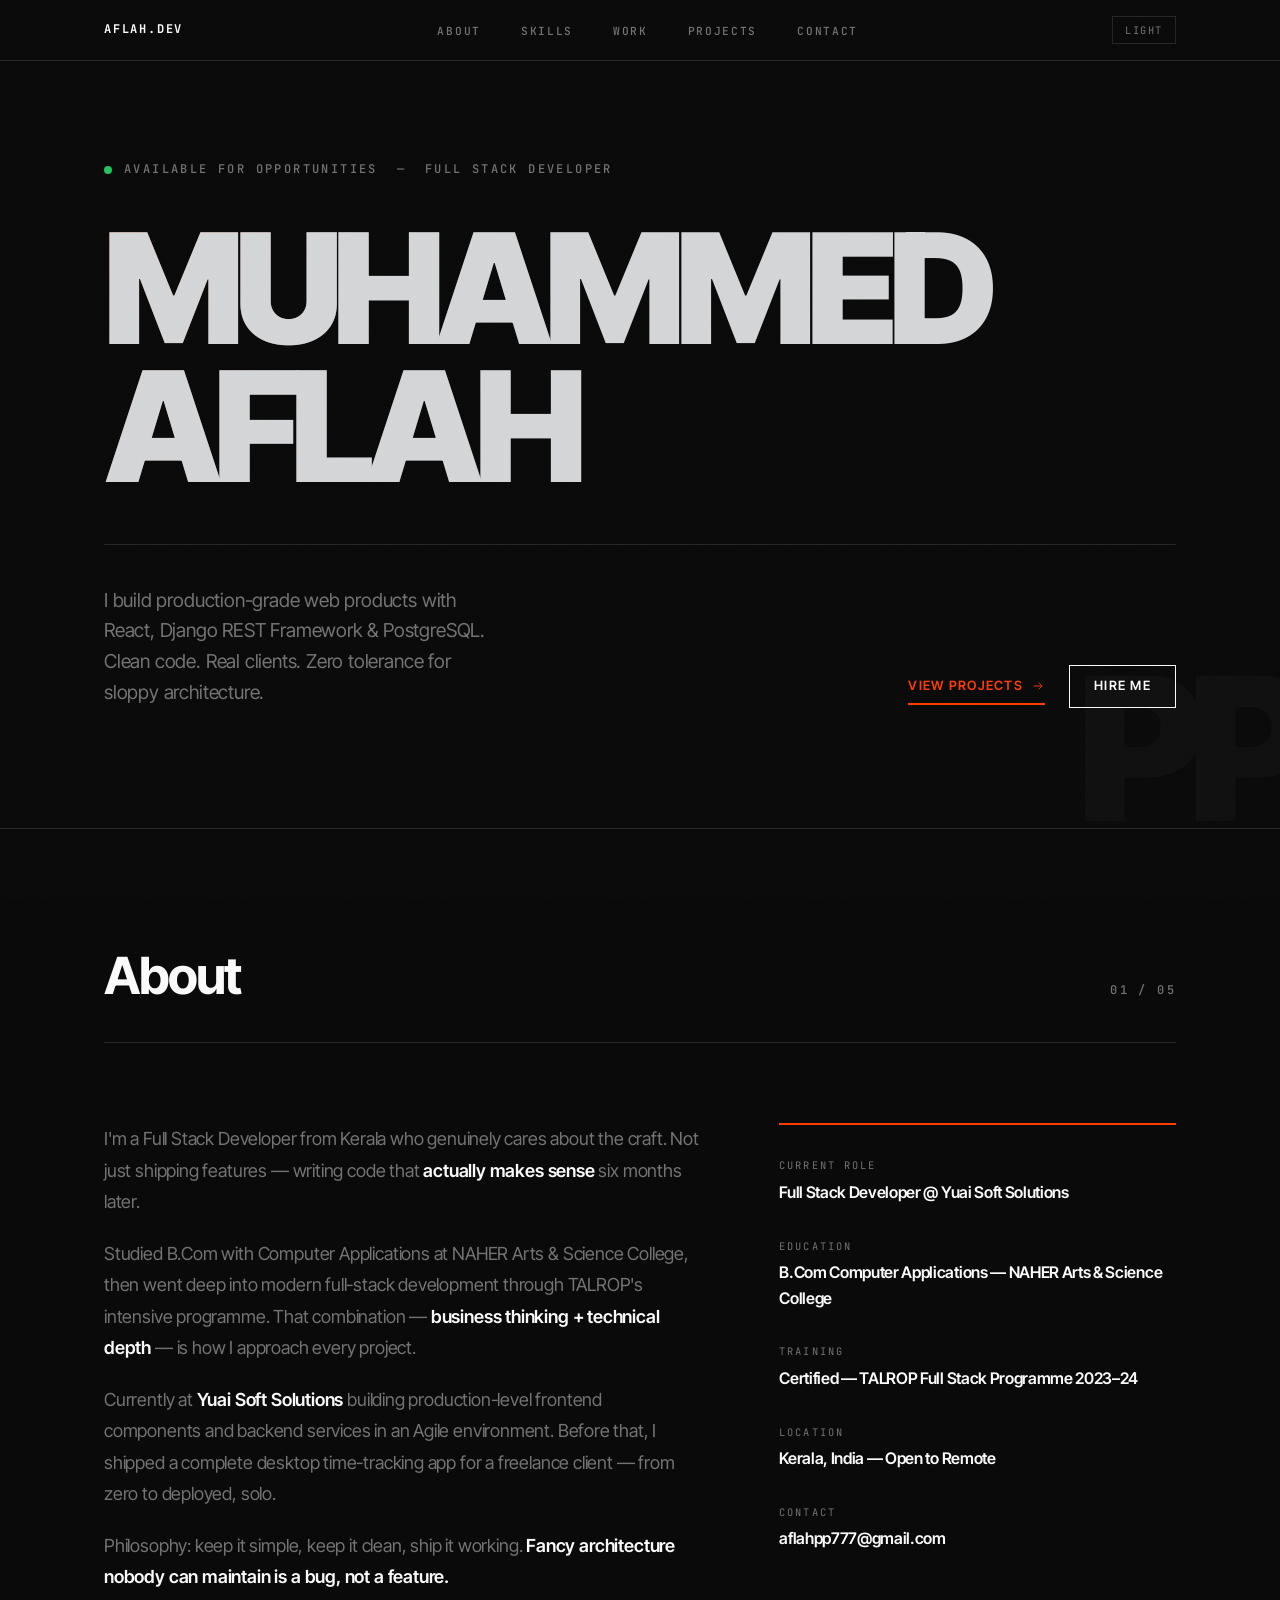
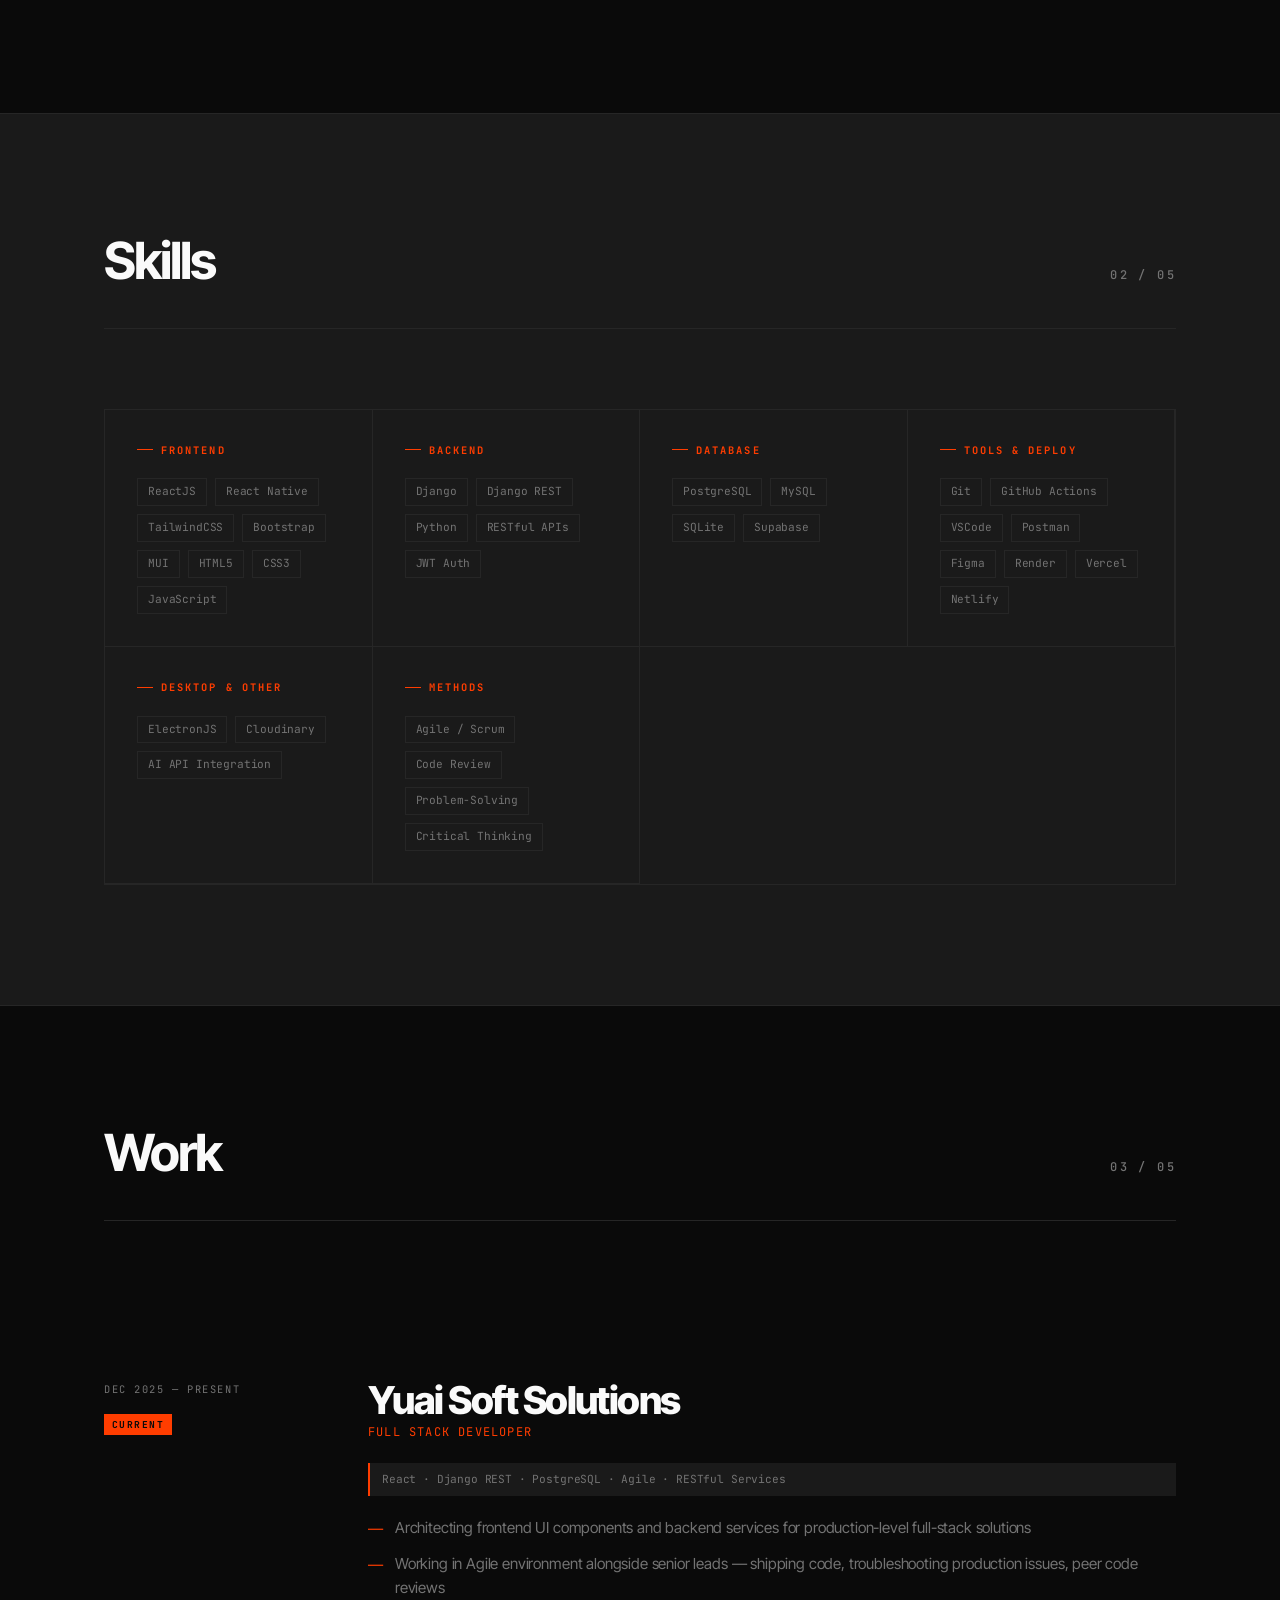
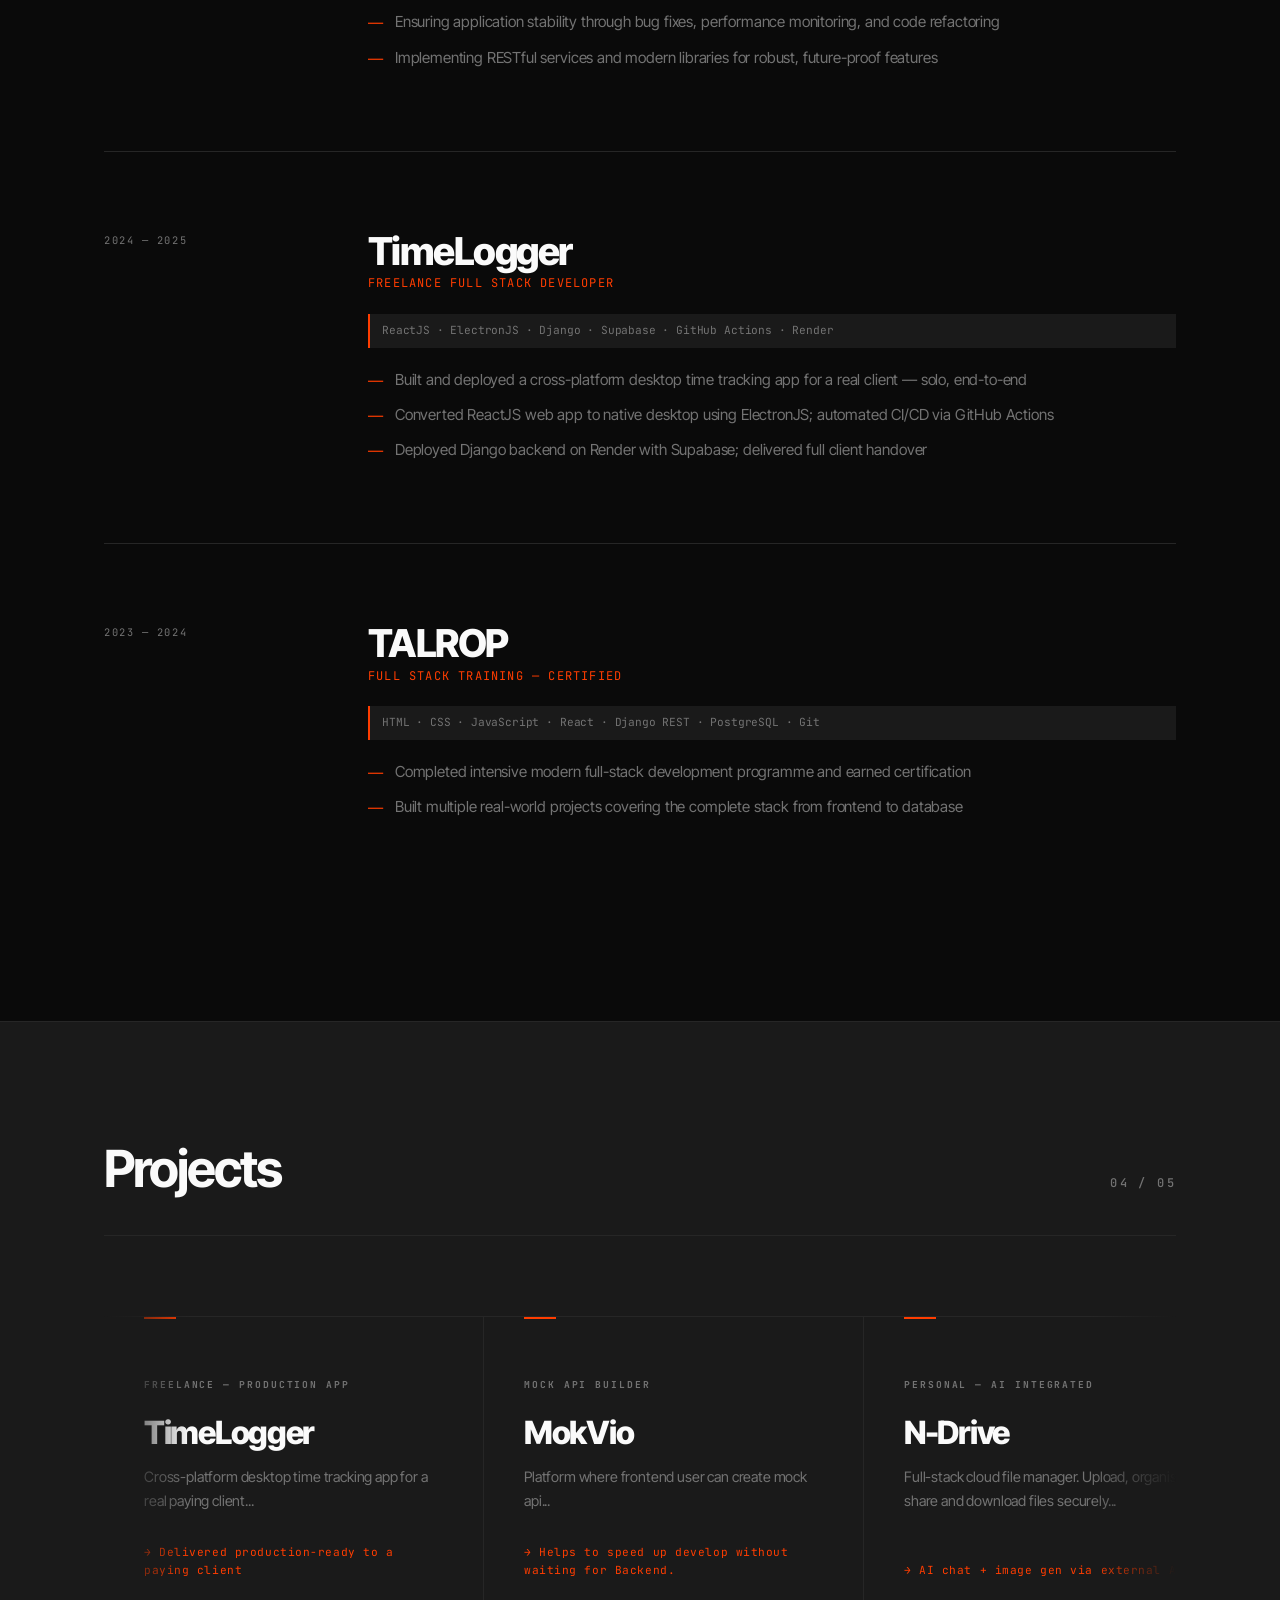
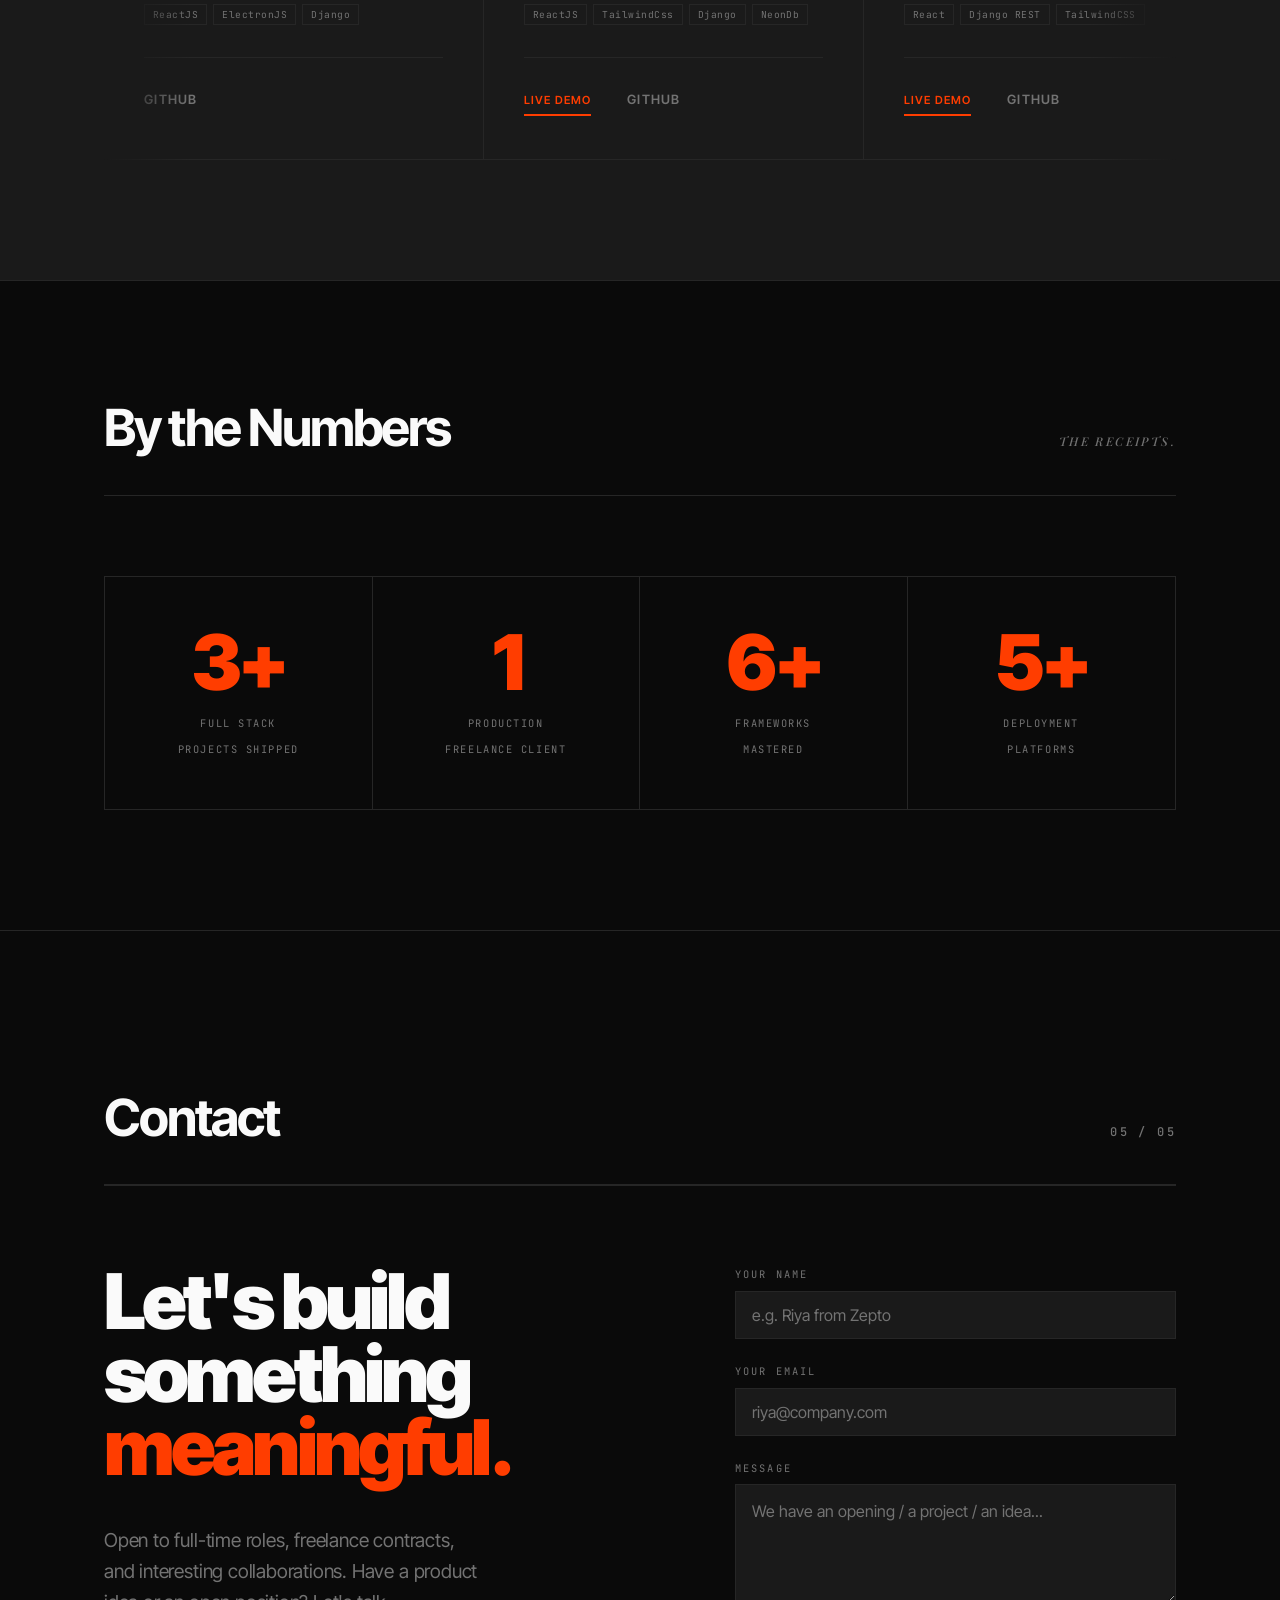
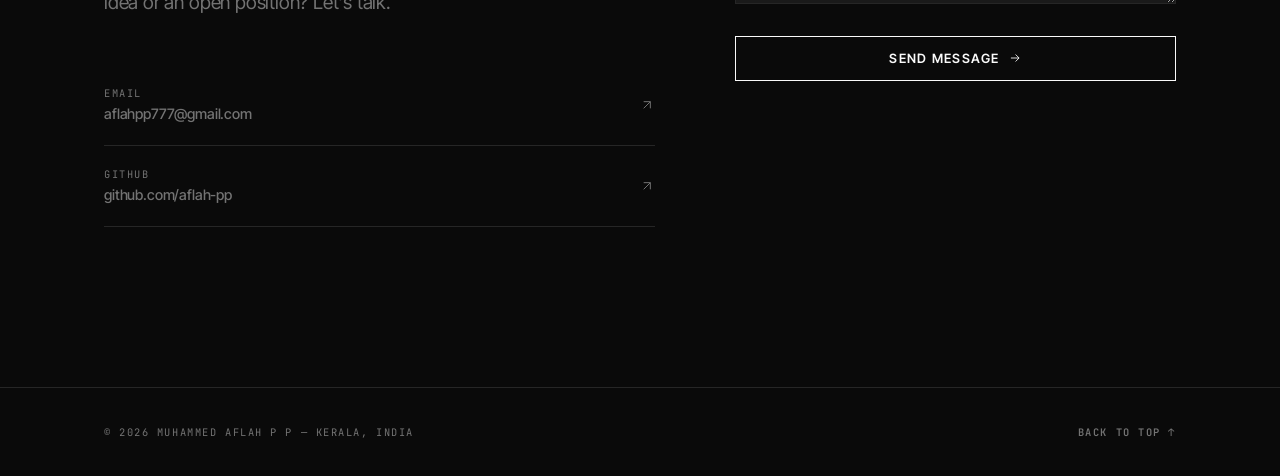
<file: index.html>
<!doctype html>
<html lang="en" data-theme="dark">
  <head>
    <meta charset="UTF-8" />
    <meta name="viewport" content="width=device-width, initial-scale=1.0" />
    <meta name="theme-color" content="#150F0C" />
    <title>Muhammed Aflah P P — Full Stack Developer | React, Django & PostgreSQL</title>
    <meta
      name="description"
      content="Muhammed Aflah P P is a Full Stack Developer From Kannur - Kerala ,specializing in React, Django REST Framework, PostgreSQL, ERP systems, scalable APIs, and modern web applications."
    />
    <meta name="author" content="Muhammed Aflah P P" />
    <meta
      name="robots"
      content="index,follow,max-image-preview:large,max-snippet:-1,max-video-preview:-1"
    />
    <meta name="googlebot" content="index, follow" />
    <link rel="canonical" href="https://aflah-pp.github.io/" />

    <meta property="og:type" content="profile" />
    <meta property="og:title" content="Muhammed Aflah P P — Full Stack Developer" />
    <meta
      property="og:description"
      content="Full Stack Developer specializing in React, Django REST Framework, PostgreSQL, ERP systems, scalable APIs, and modern web applications."
    />
    <meta property="og:url" content="https://aflah-pp.github.io/" />
    <meta property="og:image" content="https://aflah-pp.github.io/assets/og-cover.png" />
    <meta property="og:image:width" content="1200" />
    <meta property="og:image:height" content="630" />
    <meta property="og:site_name" content="Muhammed Aflah P P — Portfolio" />
    <meta property="og:locale" content="en_IN" />
    <meta property="profile:first_name" content="Muhammed" />
    <meta property="profile:last_name" content="Aflah P P" />

    <meta name="twitter:card" content="summary_large_image" />
    <meta name="twitter:title" content="Muhammed Aflah P P — Full Stack Developer" />
    <meta
      name="twitter:description"
      content="Full Stack Developer specializing in React, Django REST Framework, PostgreSQL, ERP systems, and modern web applications."
    />
    <meta name="twitter:image" content="https://aflah-pp.github.io/assets/og-cover.png" />

    <link rel="icon" type="image/png" href="./assets/favicon.png" />
    <link rel="apple-touch-icon" href="./assets/apple-touch-icon.png" />

    <link rel="preconnect" href="https://fonts.googleapis.com" />
    <link rel="preconnect" href="https://fonts.gstatic.com" crossorigin />
    <link
      href="https://fonts.googleapis.com/css2?family=Inter+Tight:ital,wght@0,300;0,400;0,500;0,600;0,700;0,800;0,900;1,700&family=Playfair+Display:ital@1&family=JetBrains+Mono:wght@400;500;700&display=swap"
      rel="stylesheet"
    />
    <link rel="stylesheet" href="portfolio.css" />

    <script type="application/ld+json">
      {
        "@context": "https://schema.org",
        "@type": "Person",
        "name": "Muhammed Aflah P P",
        "jobTitle": "Full Stack Developer",
        "url": "https://aflah-pp.github.io/",
        "image": "https://aflah-pp.github.io/assets/og-cover.png",
        "email": "mailto:aflahpp777@gmail.com",
        "sameAs": [
          "https://github.com/aflah-pp",
          "https://www.linkedin.com/in/muhammed-aflahpp/",
          "https://www.instagram.com/afl_4h/",
          "https://x.com/aflah_x7"
        ],
        "knowsAbout": [
          "React",
          "JavaScript",
          "Django",
          "Django REST Framework",
          "Python",
          "PostgreSQL",
          "REST APIs",
          "Full Stack Development",
          "ERP Systems",
          "Web Application Development"
        ]
      }
    </script>
  </head>
  <body>
    <nav id="nav">
      <div class="container">
        <div class="nav-inner">
          <a href="#hero" class="nav-logo">AFLAH.DEV</a>
          <ul class="nav-links" id="navLinks">
            <li><a href="#about">About</a></li>
            <li><a href="#skills">Skills</a></li>
            <li><a href="#experience">Work</a></li>
            <li><a href="#projects">Projects</a></li>
            <li><a href="#contact">Contact</a></li>
          </ul>
          <div class="nav-right">
            <button class="theme-btn" id="themeBtn">Light</button>
            <button class="hamburger" id="hamburger" aria-label="Menu">
              <span></span><span></span><span></span>
            </button>
          </div>
        </div>
      </div>
    </nav>

    <div class="mobile-nav" id="mobileNav">
      <a href="#about" onclick="closeMobile()">About</a>
      <a href="#skills" onclick="closeMobile()">Skills</a>
      <a href="#experience" onclick="closeMobile()">Work</a>
      <a href="#projects" onclick="closeMobile()">Projects</a>
      <a href="#contact" onclick="closeMobile()">Contact</a>
    </div>

    <section id="hero">
      <div class="container">
        <div class="hero-eyebrow">
          <div class="status-dot"></div>
          <span class="label">Available for opportunities &nbsp;—&nbsp; Full Stack Developer</span>
        </div>

        <h1 class="hero-name">MUHAMMED<br />AFLAH</h1>

        <div class="hero-meta">
          <div class="hero-desc">
            <p class="lead" style="max-width: 400px">
              I build production-grade web products with React, Django REST Framework & PostgreSQL.
              Clean code. Real clients. Zero tolerance for sloppy architecture.
            </p>
          </div>
          <div class="hero-actions">
            <a href="#projects" class="btn btn-primary">
              View Projects
              <svg
                width="14"
                height="14"
                fill="none"
                stroke="currentColor"
                stroke-width="1.5"
                viewBox="0 0 24 24"
              >
                <path d="M5 12h14M13 6l6 6-6 6" />
              </svg>
            </a>
            <a href="#contact" class="btn btn-secondary">Hire Me</a>
          </div>
        </div>
      </div>
      <div class="hero-bg-text">PP</div>
    </section>

    <section id="about">
      <div class="container">
        <div class="section-header reveal">
          <h2 class="h2">About</h2>
          <span class="label">01 / 05</span>
        </div>
        <div class="about-grid">
          <div class="about-body reveal">
            <p>
              I'm a Full Stack Developer from Kerala who genuinely cares about the craft. Not just
              shipping features — writing code that
              <strong>actually makes sense</strong> six months later.
            </p>
            <p>
              Studied B.Com with Computer Applications at NAHER Arts & Science College, then went
              deep into modern full-stack development through TALROP's intensive programme. That
              combination —
              <strong>business thinking + technical depth</strong> — is how I approach every
              project.
            </p>
            <p>
              Currently at <strong>Yuai Soft Solutions</strong> building production-level frontend
              components and backend services in an Agile environment. Before that, I shipped a
              complete desktop time-tracking app for a freelance client — from zero to deployed,
              solo.
            </p>
            <p>
              Philosophy: keep it simple, keep it clean, ship it working.
              <strong>Fancy architecture nobody can maintain is a bug, not a feature.</strong>
            </p>
          </div>
          <div class="about-sidebar reveal">
            <div>
              <div class="about-fact-label">Current Role</div>
              <div class="about-fact-value">Full Stack Developer @ Yuai Soft Solutions</div>
            </div>
            <div>
              <div class="about-fact-label">Education</div>
              <div class="about-fact-value">
                B.Com Computer Applications — NAHER Arts & Science College
              </div>
            </div>
            <div>
              <div class="about-fact-label">Training</div>
              <div class="about-fact-value">Certified — TALROP Full Stack Programme 2023–24</div>
            </div>
            <div>
              <div class="about-fact-label">Location</div>
              <div class="about-fact-value">Kerala, India — Open to Remote</div>
            </div>
            <div>
              <div class="about-fact-label">Contact</div>
              <div class="about-fact-value">aflahpp777@gmail.com</div>
            </div>
          </div>
        </div>
      </div>
    </section>

    <section id="skills">
      <div class="container">
        <div class="section-header reveal">
          <h2 class="h2">Skills</h2>
          <span class="label">02 / 05</span>
        </div>
        <div class="skills-grid reveal">
          <div class="skill-group">
            <div class="skill-group-title">Frontend</div>
            <div class="skill-tags">
              <span class="skill-tag">ReactJS</span>
              <span class="skill-tag">React Native</span>
              <span class="skill-tag">TailwindCSS</span>
              <span class="skill-tag">Bootstrap</span>
              <span class="skill-tag">MUI</span>
              <span class="skill-tag">HTML5</span>
              <span class="skill-tag">CSS3</span>
              <span class="skill-tag">JavaScript</span>
            </div>
          </div>
          <div class="skill-group">
            <div class="skill-group-title">Backend</div>
            <div class="skill-tags">
              <span class="skill-tag">Django</span>
              <span class="skill-tag">Django REST</span>
              <span class="skill-tag">Python</span>
              <span class="skill-tag">RESTful APIs</span>
              <span class="skill-tag">JWT Auth</span>
            </div>
          </div>
          <div class="skill-group">
            <div class="skill-group-title">Database</div>
            <div class="skill-tags">
              <span class="skill-tag">PostgreSQL</span>
              <span class="skill-tag">MySQL</span>
              <span class="skill-tag">SQLite</span>
              <span class="skill-tag">Supabase</span>
            </div>
          </div>
          <div class="skill-group">
            <div class="skill-group-title">Tools & Deploy</div>
            <div class="skill-tags">
              <span class="skill-tag">Git</span>
              <span class="skill-tag">GitHub Actions</span>
              <span class="skill-tag">VSCode</span>
              <span class="skill-tag">Postman</span>
              <span class="skill-tag">Figma</span>
              <span class="skill-tag">Render</span>
              <span class="skill-tag">Vercel</span>
              <span class="skill-tag">Netlify</span>
            </div>
          </div>
          <div class="skill-group">
            <div class="skill-group-title">Desktop & Other</div>
            <div class="skill-tags">
              <span class="skill-tag">ElectronJS</span>
              <span class="skill-tag">Cloudinary</span>
              <span class="skill-tag">AI API Integration</span>
            </div>
          </div>
          <div class="skill-group">
            <div class="skill-group-title">Methods</div>
            <div class="skill-tags">
              <span class="skill-tag">Agile / Scrum</span>
              <span class="skill-tag">Code Review</span>
              <span class="skill-tag">Problem-Solving</span>
              <span class="skill-tag">Critical Thinking</span>
            </div>
          </div>
        </div>
      </div>
    </section>

    <section id="experience">
      <div class="container">
        <div class="section-header reveal">
          <h2 class="h2">Work</h2>
          <span class="label">03 / 05</span>
        </div>

        <div class="exp-item reveal">
          <div class="exp-meta">
            <div class="exp-date">Dec 2025 — Present</div>
            <div class="exp-badge">Current</div>
          </div>
          <div class="exp-content">
            <div class="exp-company">Yuai Soft Solutions</div>
            <div class="exp-role">Full Stack Developer</div>
            <div class="exp-stack">React · Django REST · PostgreSQL · Agile · RESTful Services</div>
            <ul class="exp-list">
              <li>
                Architecting frontend UI components and backend services for production-level
                full-stack solutions
              </li>
              <li>
                Working in Agile environment alongside senior leads — shipping code, troubleshooting
                production issues, peer code reviews
              </li>
              <li>
                Ensuring application stability through bug fixes, performance monitoring, and code
                refactoring
              </li>
              <li>
                Implementing RESTful services and modern libraries for robust, future-proof features
              </li>
            </ul>
          </div>
        </div>

        <div class="exp-item reveal">
          <div class="exp-meta">
            <div class="exp-date">2024 — 2025</div>
          </div>
          <div class="exp-content">
            <div class="exp-company">TimeLogger</div>
            <div class="exp-role">Freelance Full Stack Developer</div>
            <div class="exp-stack">
              ReactJS · ElectronJS · Django · Supabase · GitHub Actions · Render
            </div>
            <ul class="exp-list">
              <li>
                Built and deployed a cross-platform desktop time tracking app for a real client —
                solo, end-to-end
              </li>
              <li>
                Converted ReactJS web app to native desktop using ElectronJS; automated CI/CD via
                GitHub Actions
              </li>
              <li>
                Deployed Django backend on Render with Supabase; delivered full client handover
              </li>
            </ul>
          </div>
        </div>

        <div class="exp-item reveal">
          <div class="exp-meta">
            <div class="exp-date">2023 — 2024</div>
          </div>
          <div class="exp-content">
            <div class="exp-company">TALROP</div>
            <div class="exp-role">Full Stack Training — Certified</div>
            <div class="exp-stack">
              HTML · CSS · JavaScript · React · Django REST · PostgreSQL · Git
            </div>
            <ul class="exp-list">
              <li>
                Completed intensive modern full-stack development programme and earned certification
              </li>
              <li>
                Built multiple real-world projects covering the complete stack from frontend to
                database
              </li>
            </ul>
          </div>
        </div>
      </div>
    </section>

    <section id="projects">
      <div class="container">
        <div class="section-header reveal">
          <h2 class="h2">Projects</h2>
          <span class="label">04 / 05</span>
        </div>
        <div class="projects-marquee-wrapper reveal">
          <div class="projects-marquee-content">
            <div class="projects-track">
              <div class="project-card">
                <div class="project-type">Freelance — Production App</div>
                <div class="project-title">TimeLogger</div>
                <div class="project-desc">
                  Cross-platform desktop time tracking app for a real paying client...
                </div>
                <div class="project-achievement">
                  → Delivered production-ready to a paying client
                </div>
                <div class="project-stack">
                  <span class="stack-tag">ReactJS</span>
                  <span class="stack-tag">ElectronJS</span>
                  <span class="stack-tag">Django</span>
                </div>
                <div class="project-links">
                  <a
                    href="https://github.com"
                    target="_blank"
                    class="btn btn-ghost"
                    style="padding-left: 0"
                    >GitHub</a
                  >
                </div>
              </div>
              <div class="project-card">
                <div class="project-type">Mock Api Builder</div>
                <div class="project-title">MokVio</div>
                <div class="project-desc">Platform where frontend user can create mock api...</div>
                <div class="project-achievement">
                  → Helps to speed up develop without waiting for Backend.
                </div>
                <div class="project-stack">
                  <span class="stack-tag">ReactJS</span>
                  <span class="stack-tag">TailwindCss</span>
                  <span class="stack-tag">Django</span>
                  <span class="stack-tag">NeonDb</span>
                </div>
                <div class="project-links">
                  <a
                    href="https://mokvio.netlify.app/"
                    target="_blank"
                    class="btn btn-primary"
                    style="font-size: 0.7rem; padding: 6px 0"
                    >Live Demo</a
                  >
                  <a href="https://github.com/aflah-pp/Mokvio" target="_blank" class="btn btn-ghost"
                    >GitHub</a
                  >
                </div>
              </div>

              <div class="project-card">
                <div class="project-type">Personal — AI Integrated</div>
                <div class="project-title">N-Drive</div>
                <div class="project-desc">
                  Full-stack cloud file manager. Upload, organise, share and download files
                  securely...
                </div>
                <div class="project-achievement">→ AI chat + image gen via external APIs</div>
                <div class="project-stack">
                  <span class="stack-tag">React</span>
                  <span class="stack-tag">Django REST</span>
                  <span class="stack-tag">TailwindCSS</span>
                </div>
                <div class="project-links">
                  <a
                    href="https://n-drive-app.netlify.app/"
                    target="_blank"
                    class="btn btn-primary"
                    style="font-size: 0.7rem; padding: 6px 0"
                    >Live Demo</a
                  >
                  <a href="https://github.com/N-Drive" target="_blank" class="btn btn-ghost"
                    >GitHub</a
                  >
                </div>
              </div>

              <div class="project-card">
                <div class="project-type">Full Stack — E-commerce</div>
                <div class="project-title">Cartify</div>
                <div class="project-desc">
                  Complete e-commerce platform. Responsive product listings, cart management, order
                  processing...
                </div>
                <div class="project-achievement">→ Full e-commerce flow, end-to-end</div>
                <div class="project-stack">
                  <span class="stack-tag">React</span>
                  <span class="stack-tag">Django REST</span>
                  <span class="stack-tag">Tailwind CSS</span>
                </div>
                <div class="project-links">
                  <a
                    href="https://app-cartify.netlify.app/"
                    target="_blank"
                    class="btn btn-primary"
                    style="font-size: 0.7rem; padding: 6px 0"
                    >Live Demo</a
                  >
                  <a href="https://github.com/Cartify" target="_blank" class="btn btn-ghost"
                    >GitHub</a
                  >
                </div>
              </div>
            </div>

            <div class="loop-checkpoint">
              <div class="checkpoint-line"></div>
              <span class="checkpoint-badge">END</span>
              <div class="checkpoint-line"></div>
            </div>

            <div class="projects-track" aria-hidden="true">
              <div class="project-card">
                <div class="project-type">Freelance — Production App</div>
                <div class="project-title">TimeLogger</div>
                <div class="project-desc">
                  Cross-platform desktop time tracking app for a real paying client...
                </div>
                <div class="project-achievement">
                  → Delivered production-ready to a paying client
                </div>
                <div class="project-stack">
                  <span class="stack-tag">ReactJS</span><span class="stack-tag">ElectronJS</span>
                </div>
                <div class="project-links">
                  <a
                    href="https://github.com"
                    target="_blank"
                    class="btn btn-ghost"
                    style="padding-left: 0"
                    >GitHub</a
                  >
                </div>
              </div>
              <div class="project-card">
                <div class="project-type">Personal — AI Integrated</div>
                <div class="project-title">N-Drive</div>
                <div class="project-desc">
                  Full-stack cloud file manager. Upload, organise, share and download files
                  securely...
                </div>
                <div class="project-achievement">→ AI chat + image gen via external APIs</div>
                <div class="project-stack">
                  <span class="stack-tag">React</span><span class="stack-tag">Django REST</span>
                </div>
                <div class="project-links">
                  <a
                    href="https://netlify.app"
                    target="_blank"
                    class="btn btn-primary"
                    style="font-size: 0.7rem; padding: 6px 0"
                    >Live Demo</a
                  >
                </div>
              </div>
              <div class="project-card">
                <div class="project-type">Full Stack — E-commerce</div>
                <div class="project-title">Cartify</div>
                <div class="project-desc">
                  Complete e-commerce platform. Responsive product listings, cart management, order
                  processing...
                </div>
                <div class="project-achievement">→ Full e-commerce flow, end-to-end</div>
                <div class="project-stack">
                  <span class="stack-tag">React</span><span class="stack-tag">Django REST</span>
                </div>
                <div class="project-links">
                  <a
                    href="https://netlify.app"
                    target="_blank"
                    class="btn btn-primary"
                    style="font-size: 0.7rem; padding: 6px 0"
                    >Live Demo</a
                  >
                </div>
              </div>
            </div>
          </div>
        </div>
      </div>
    </section>

    <section id="achievements">
      <div class="container">
        <div class="section-header reveal">
          <h2 class="h2">By the Numbers</h2>
          <span class="label" style="font-style: italic; font-family: var(--font-serif)"
            >The receipts.</span
          >
        </div>
        <div class="stats-grid reveal">
          <div class="stat-card">
            <span class="stat-num">3+</span>
            <span class="stat-label">Full Stack<br />Projects Shipped</span>
          </div>
          <div class="stat-card">
            <span class="stat-num">1</span>
            <span class="stat-label">Production<br />Freelance Client</span>
          </div>
          <div class="stat-card">
            <span class="stat-num">6+</span>
            <span class="stat-label">Frameworks<br />Mastered</span>
          </div>
          <div class="stat-card" style="border-right: none">
            <span class="stat-num">5+</span>
            <span class="stat-label">Deployment<br />Platforms</span>
          </div>
        </div>
      </div>
    </section>

    <section id="contact">
      <div class="container">
        <div class="section-header reveal" style="margin-bottom: 0">
          <h2 class="h2">Contact</h2>
          <span class="label">05 / 05</span>
        </div>
        <div class="contact-grid">
          <div class="reveal">
            <div class="contact-headline">
              Let's build<br />something<br /><span class="text-accent">meaningful.</span>
            </div>
            <p class="lead" style="max-width: 380px; margin-bottom: 48px">
              Open to full-time roles, freelance contracts, and interesting collaborations. Have a
              product idea or an open position? Let's talk.
            </p>
            <div class="contact-links">
              <a href="mailto:aflahpp777@gmail.com" class="contact-link">
                <div>
                  <div class="cl-name">Email</div>
                  <div class="cl-value">aflahpp777@gmail.com</div>
                </div>
                <svg class="arrow-icon" viewBox="0 0 24 24">
                  <path d="M7 17L17 7M7 7h10v10" />
                </svg>
              </a>
              <a href="https://github.com/aflah-pp" target="_blank" class="contact-link">
                <div>
                  <div class="cl-name">GitHub</div>
                  <div class="cl-value">github.com/aflah-pp</div>
                </div>
                <svg class="arrow-icon" viewBox="0 0 24 24">
                  <path d="M7 17L17 7M7 7h10v10" />
                </svg>
              </a>
            </div>
          </div>

          <div class="reveal">
            <div class="form-group">
              <label class="form-label" for="f-name">Your Name</label>
              <input
                type="text"
                id="f-name"
                class="form-input"
                placeholder="e.g. Riya from Zepto"
              />
            </div>
            <div class="form-group">
              <label class="form-label" for="f-email">Your Email</label>
              <input type="email" id="f-email" class="form-input" placeholder="riya@company.com" />
            </div>
            <div class="form-group">
              <label class="form-label" for="f-msg">Message</label>
              <textarea
                id="f-msg"
                class="form-textarea"
                placeholder="We have an opening / a project / an idea..."
              ></textarea>
            </div>
            <button
              class="btn btn-secondary"
              onclick="handleContact()"
              style="width: 100%; justify-content: center; padding: 14px 24px; font-size: 0.8rem"
            >
              Send Message
              <svg
                width="14"
                height="14"
                fill="none"
                stroke="currentColor"
                stroke-width="1.5"
                viewBox="0 0 24 24"
              >
                <path d="M5 12h14M13 6l6 6-6 6" />
              </svg>
            </button>
            <div class="form-feedback" id="formFeedback"></div>
          </div>
        </div>
      </div>
    </section>

    <footer>
      <div class="container">
        <div class="footer-inner">
          <span class="footer-mono"
            >© <span id="yr"></span> Muhammed Aflah P P — Kerala, India</span
          >

          <a
            href="#hero"
            class="btn-ghost btn"
            style="
              padding: 4px 0;
              font-size: 0.65rem;
              letter-spacing: 0.15em;
              text-transform: uppercase;
              font-family: var(--font-mono);
            "
            >Back to top ↑</a
          >
        </div>
      </div>
    </footer>

    <script src="portfolio.js"></script>
  </body>
</html>
</file>
<file: portfolio.css>
:root {
  --bg: #0a0a0a;
  --fg: #fafafa;
  --muted: #1a1a1a;
  --muted-fg: #737373;
  --accent: #ff3d00;
  --accent-fg: #0a0a0a;
  --border: #262626;
  --input: #1a1a1a;
  --card: #0f0f0f;
  --ring: #ff3d00;

  --font-sans: 'Inter Tight', 'Inter', system-ui, sans-serif;
  --font-serif: 'Playfair Display', Georgia, serif;
  --font-mono: 'JetBrains Mono', 'Fira Code', monospace;

  --ease: cubic-bezier(0.25, 0, 0, 1);
}
[data-theme='light'] {
  --bg: #fafafa;
  --fg: #0a0a0a;
  --muted: #f0f0f0;
  --muted-fg: #525252;
  --accent: #ff3d00;
  --accent-fg: #fafafa;
  --border: #d4d4d4;
  --input: #f5f5f5;
  --card: #ffffff;
  --ring: #ff3d00;
}

*,
*::before,
*::after {
  box-sizing: border-box;
  margin: 0;
  padding: 0;
}
html {
  scroll-behavior: smooth;
}

body {
  font-family: var(--font-sans);
  background: var(--bg);
  color: var(--fg);
  line-height: 1.6;
  overflow-x: hidden;
  -webkit-font-smoothing: antialiased;
  letter-spacing: -0.01em;
  transition:
    background 0.25s var(--ease),
    color 0.25s var(--ease);
}

body::after {
  content: '';
  position: fixed;
  inset: 0;
  pointer-events: none;
  z-index: 9999;
  opacity: 0.018;
  background-image: url("data:image/svg+xml,%3Csvg viewBox='0 0 200 200' xmlns='http://www.w3.org/2000/svg'%3E%3Cfilter id='n'%3E%3CfeTurbulence type='fractalNoise' baseFrequency='0.9' numOctaves='4' stitchTiles='stitch'/%3E%3C/filter%3E%3Crect width='100%25' height='100%25' filter='url(%23n)'/%3E%3C/svg%3E");
  background-size: 200px 200px;
}

.container {
  max-width: 1200px;
  margin: 0 auto;
  padding: 0 24px;
}
@media (min-width: 768px) {
  .container {
    padding: 0 48px;
  }
}
@media (min-width: 1024px) {
  .container {
    padding: 0 64px;
  }
}

.display {
  font-size: clamp(3.5rem, 10vw, 10rem);
  font-weight: 800;
  letter-spacing: -0.06em;
  line-height: 1;
}
.h1 {
  font-size: clamp(2.5rem, 6vw, 6rem);
  font-weight: 800;
  letter-spacing: -0.05em;
  line-height: 1;
}
.h2 {
  font-size: clamp(2rem, 4vw, 3.5rem);
  font-weight: 700;
  letter-spacing: -0.04em;
  line-height: 1.05;
}
.h3 {
  font-size: clamp(1.25rem, 2.5vw, 2rem);
  font-weight: 700;
  letter-spacing: -0.03em;
  line-height: 1.1;
}
.lead {
  font-size: clamp(1rem, 1.5vw, 1.25rem);
  line-height: 1.6;
  color: var(--muted-fg);
  letter-spacing: -0.01em;
}
.label {
  font-family: var(--font-mono);
  font-size: 0.75rem;
  font-weight: 500;
  letter-spacing: 0.2em;
  text-transform: uppercase;
  color: var(--muted-fg);
}
.accent-text {
  color: var(--accent);
}
.serif-text {
  font-family: var(--font-serif);
  font-style: italic;
}
.mono {
  font-family: var(--font-mono);
}

hr {
  border: none;
  border-top: 1px solid var(--border);
}

#nav {
  position: fixed;
  top: 0;
  left: 0;
  right: 0;
  z-index: 100;
  border-bottom: 1px solid var(--border);
  background: var(--bg);
  transition: background 0.25s var(--ease);
}
.nav-inner {
  display: flex;
  align-items: center;
  justify-content: space-between;
  height: 60px;
}
.nav-logo {
  font-family: var(--font-mono);
  font-size: 0.75rem;
  font-weight: 700;
  letter-spacing: 0.15em;
  text-transform: uppercase;
  color: var(--fg);
  text-decoration: none;
}
.nav-links {
  display: flex;
  align-items: center;
  gap: 40px;
  list-style: none;
}
@media (max-width: 767px) {
  .nav-links {
    display: none;
  }
}
.nav-links a {
  font-family: var(--font-mono);
  font-size: 0.7rem;
  font-weight: 500;
  letter-spacing: 0.15em;
  text-transform: uppercase;
  color: var(--muted-fg);
  text-decoration: none;
  position: relative;
  transition: color 150ms var(--ease);
}
.nav-links a::after {
  content: '';
  position: absolute;
  bottom: -2px;
  left: 0;
  width: 100%;
  height: 1px;
  background: var(--accent);
  transform: scaleX(0);
  transform-origin: left;
  transition: transform 150ms var(--ease);
}
.nav-links a:hover {
  color: var(--fg);
}
.nav-links a:hover::after {
  transform: scaleX(1);
}

.nav-right {
  display: flex;
  align-items: center;
  gap: 20px;
}

.theme-btn {
  background: none;
  border: 1px solid var(--border);
  color: var(--muted-fg);
  cursor: pointer;
  font-family: var(--font-mono);
  font-size: 0.65rem;
  letter-spacing: 0.15em;
  text-transform: uppercase;
  padding: 6px 12px;
  transition: all 150ms var(--ease);
}
.theme-btn:hover {
  border-color: var(--fg);
  color: var(--fg);
}

.hamburger {
  display: none;
  background: none;
  border: none;
  cursor: pointer;
  padding: 4px;
  flex-direction: column;
  gap: 5px;
}
@media (max-width: 767px) {
  .hamburger {
    display: flex;
  }
}
.hamburger span {
  display: block;
  width: 22px;
  height: 1px;
  background: var(--fg);
  transition: all 0.25s;
}

.mobile-nav {
  display: none;
  position: fixed;
  top: 60px;
  left: 0;
  right: 0;
  bottom: 0;
  background: var(--bg);
  z-index: 99;
  flex-direction: column;
  justify-content: center;
  align-items: flex-start;
  padding: 0 40px;
  gap: 32px;
  border-top: 1px solid var(--border);
}
.mobile-nav.open {
  display: flex;
}
.mobile-nav a {
  font-size: 2.5rem;
  font-weight: 800;
  letter-spacing: -0.04em;
  color: var(--fg);
  text-decoration: none;
  transition: color 150ms;
}
.mobile-nav a:hover {
  color: var(--accent);
}

.btn {
  display: inline-flex;
  align-items: center;
  gap: 8px;
  font-family: var(--font-sans);
  font-weight: 600;
  font-size: 0.8rem;
  letter-spacing: 0.1em;
  text-transform: uppercase;
  text-decoration: none;
  cursor: pointer;
  border: none;
  background: none;
  transition: all 150ms var(--ease);
  white-space: nowrap;
  position: relative;
  padding: 8px 0;
}
.btn:active {
  transform: translateY(1px);
}
.btn:focus-visible {
  outline: 2px solid var(--accent);
  outline-offset: 2px;
}
.btn:disabled {
  pointer-events: none;
  opacity: 0.5;
}

.btn-primary {
  color: var(--accent);
}
.btn-primary::after {
  content: '';
  position: absolute;
  bottom: 0;
  left: 0;
  width: 100%;
  height: 2px;
  background: var(--accent);
  transform: scaleX(1);
  transform-origin: left;
  transition: transform 150ms var(--ease);
}
.btn-primary:hover::after {
  transform: scaleX(1.08);
}

.btn-secondary {
  color: var(--fg);
  border: 1px solid var(--fg);
  padding: 10px 24px;
  transition:
    background 150ms var(--ease),
    color 150ms var(--ease);
}
.btn-secondary:hover {
  background: var(--fg);
  color: var(--bg);
}

.btn-ghost {
  color: var(--muted-fg);
  padding: 8px 16px;
}
.btn-ghost::after {
  content: '';
  position: absolute;
  bottom: 0;
  left: 0;
  width: 100%;
  height: 1px;
  background: var(--fg);
  transform: scaleX(0);
  transform-origin: left;
  transition: transform 150ms var(--ease);
}
.btn-ghost:hover {
  color: var(--fg);
}
.btn-ghost:hover::after {
  transform: scaleX(1);
}

#hero {
  padding: 160px 0 120px;
  border-bottom: 1px solid var(--border);
  position: relative;
  overflow: hidden;
}
.hero-eyebrow {
  display: flex;
  align-items: center;
  gap: 12px;
  margin-bottom: 40px;
}
.status-dot {
  width: 8px;
  height: 8px;
  border-radius: 50%;
  background: #22c55e;
  animation: pulse-dot 2s infinite;
}
@keyframes pulse-dot {
  0%,
  100% {
    opacity: 1;
    transform: scale(1);
  }
  50% {
    opacity: 0.5;
    transform: scale(0.8);
  }
}

.hero-name {
  font-size: clamp(4rem, 12vw, 10rem);
  font-weight: 900;
  letter-spacing: -0.06em;
  color: #d4d6d8;
  line-height: 0.9;
  margin-bottom: 48px;
  background: radial-gradient(
    circle 50rem at var(--x, -100px) var(--y, -100px),
    var(--accent) 0%,
    var(--muted-fg) 50%,
    transparent 100%
  );
  background-clip: text;
  -webkit-background-clip: text;

  transition: color 0.3s ease;
  position: relative;
}
.hero-name:hover {
  color: transparent;
}
.hero-name .line-accent {
  color: var(--accent);
}

.hero-meta {
  display: grid;
  grid-template-columns: 1fr 1fr;
  gap: 48px;
  align-items: end;
  border-top: 1px solid var(--border);
  padding-top: 40px;
  margin-top: 0;
}
@media (max-width: 640px) {
  .hero-meta {
    grid-template-columns: 1fr;
    gap: 32px;
  }
}

.hero-desc {
  max-width: 440px;
}
.hero-actions {
  display: flex;
  gap: 24px;
  align-items: center;
  justify-content: flex-end;
  flex-wrap: wrap;
}
@media (max-width: 640px) {
  .hero-actions {
    justify-content: flex-start;
  }
}

.hero-bg-text {
  position: absolute;
  bottom: -20px;
  right: -20px;
  font-size: clamp(120px, 20vw, 200px);
  font-weight: 900;
  letter-spacing: -0.08em;
  color: var(--fg);
  opacity: 0.025;
  line-height: 1;
  pointer-events: none;
  user-select: none;
}
@media (max-width: 640px) {
  .hero-bg-text {
    display: none;
  }
}

.section-header {
  display: flex;
  align-items: baseline;
  justify-content: space-between;
  gap: 24px;
  padding-bottom: 40px;
  border-bottom: 1px solid var(--border);
  margin-bottom: 80px;
  flex-wrap: wrap;
}

#about {
  padding: 120px 0;
  border-bottom: 1px solid var(--border);
}
.about-grid {
  display: grid;
  grid-template-columns: 3fr 2fr;
  gap: 80px;
  align-items: start;
}
@media (max-width: 768px) {
  .about-grid {
    grid-template-columns: 1fr;
    gap: 48px;
  }
}

.about-body p {
  font-size: 1.125rem;
  line-height: 1.75;
  color: var(--muted-fg);
  margin-bottom: 20px;
  letter-spacing: -0.01em;
}
.about-body p strong {
  color: var(--fg);
  font-weight: 600;
}
.about-body p:last-child {
  margin-bottom: 0;
}

.about-sidebar {
  display: flex;
  flex-direction: column;
  gap: 32px;
  border-top: 2px solid var(--accent);
  padding-top: 32px;
}
.about-fact-label {
  font-family: var(--font-mono);
  font-size: 0.65rem;
  letter-spacing: 0.2em;
  text-transform: uppercase;
  color: var(--muted-fg);
  margin-bottom: 6px;
}
.about-fact-value {
  font-size: 1rem;
  font-weight: 600;
  letter-spacing: -0.02em;
  color: var(--fg);
}

#skills {
  padding: 120px 0;
  background: var(--muted);
  border-bottom: 1px solid var(--border);
}
.skills-grid {
  display: grid;
  grid-template-columns: repeat(auto-fill, minmax(260px, 1fr));
  gap: 0;
  border: 1px solid var(--border);
}
.skill-group {
  padding: 32px;
  border-right: 1px solid var(--border);
  border-bottom: 1px solid var(--border);
  transition: background 150ms var(--ease);
}
.skill-group:hover {
  background: var(--card);
}
.skill-group-title {
  font-family: var(--font-mono);
  font-size: 0.65rem;
  font-weight: 700;
  letter-spacing: 0.2em;
  text-transform: uppercase;
  color: var(--accent);
  margin-bottom: 20px;
  display: flex;
  align-items: center;
  gap: 8px;
}
.skill-group-title::before {
  content: '';
  display: inline-block;
  width: 16px;
  height: 1px;
  background: var(--accent);
}
.skill-tags {
  display: flex;
  flex-wrap: wrap;
  gap: 8px;
}
.skill-tag {
  font-family: var(--font-mono);
  font-size: 0.7rem;
  padding: 4px 10px;
  border: 1px solid var(--border);
  color: var(--muted-fg);
  transition: all 150ms var(--ease);
  cursor: default;
}
.skill-tag:hover {
  border-color: var(--fg);
  color: var(--fg);
}
#experience {
  padding: 120px 0;
  border-bottom: 1px solid var(--border);
}

.exp-item {
  display: grid;
  grid-template-columns: 200px 1fr;
  gap: 64px;
  padding: 80px 0;
  border-bottom: 1px solid var(--border);
  align-items: start;
  position: relative;
}

@media (max-width: 768px) {
  .exp-item {
    grid-template-columns: 1fr;
    gap: 16px;
    padding: 48px 0;
  }
}

.exp-item:last-child {
  border-bottom: none;
}

.exp-meta {
  position: -webkit-sticky;
  position: sticky;
  top: 100px;
  z-index: 10;
  align-self: start;
}

@media (max-width: 768px) {
  .exp-meta {
    position: static;
  }
}

.exp-date {
  font-family: var(--font-mono);
  font-size: 0.65rem;
  letter-spacing: 0.15em;
  text-transform: uppercase;
  color: var(--muted-fg);
  margin-bottom: 8px;
}

.exp-badge {
  display: inline-block;
  background: var(--accent);
  color: var(--accent-fg);
  font-family: var(--font-mono);
  font-size: 0.6rem;
  font-weight: 700;
  letter-spacing: 0.15em;
  text-transform: uppercase;
  padding: 3px 8px;
  margin-top: 8px;
}

.exp-content {
}

.exp-company {
  font-size: clamp(1.5rem, 3vw, 2.5rem);
  font-weight: 800;
  letter-spacing: -0.04em;
  line-height: 1;
  margin-bottom: 4px;
}

.exp-role {
  font-family: var(--font-mono);
  font-size: 0.75rem;
  letter-spacing: 0.1em;
  text-transform: uppercase;
  color: var(--accent);
  margin-bottom: 20px;
}

.exp-stack {
  font-family: var(--font-mono);
  font-size: 0.7rem;
  color: var(--muted-fg);
  margin-bottom: 20px;
  padding: 8px 12px;
  border-left: 2px solid var(--accent);
  background: var(--muted);
}

.exp-list {
  list-style: none;
  display: flex;
  flex-direction: column;
  gap: 10px;
  padding: 0;
}

.exp-list li {
  font-size: 0.95rem;
  color: var(--muted-fg);
  display: flex;
  gap: 12px;
  align-items: flex-start;
  line-height: 1.6;
}

.exp-list li::before {
  content: '—';
  color: var(--accent);
  flex-shrink: 0;
  margin-top: 1px;
}

#projects {
  padding: 120px 0;
  background: var(--muted);
  border-bottom: 1px solid var(--border);
}

.projects-marquee-wrapper {
  width: 100%;
  overflow: hidden;
  position: relative;
  border-top: 1px solid var(--border);
  border-bottom: 1px solid var(--border);

  mask-image: linear-gradient(to right, transparent, #000 8%, #000 92%, transparent);
  -webkit-mask-image: linear-gradient(to right, transparent, #000 8%, #000 92%, transparent);
}

.projects-marquee-content {
  display: flex;
  align-items: stretch;
  width: max-content;
  animation: scrollMarquee 15s linear infinite;
}

.projects-track {
  display: flex;
  align-items: stretch;
}

.project-card {
  width: 380px;
  flex-shrink: 0;
  padding: 40px;
  border-right: 1px solid var(--border);
  display: flex;
  flex-direction: column;
  gap: 0;
  position: relative;
  transition: background 150ms var(--ease);
  overflow: hidden;
}

.project-card:hover {
  background: var(--card);
}

.project-card::before {
  content: '';
  position: absolute;
  top: 0;
  left: 40px;
  width: 32px;
  height: 2px;
  background: var(--accent);
}

.projects-marquee-wrapper:hover .projects-marquee-content {
  animation-play-state: paused;
}

.loop-checkpoint {
  display: flex;
  flex-direction: column;
  align-items: center;
  justify-content: center;
  padding: 0 50px;
  background: transparent;
  border-right: 1px solid var(--border);
  flex-shrink: 0;
  user-select: none;
}

.checkpoint-line {
  width: 1px;
  height: 80px;
  background: linear-gradient(to bottom, transparent, var(--border), transparent);
}

.checkpoint-badge {
  font-family: var(--font-mono);
  font-size: 0.6rem;
  font-weight: 700;
  letter-spacing: 0.2em;
  color: var(--accent);
  border: 1px solid var(--accent);
  padding: 8px 16px;
  text-transform: uppercase;
  background: var(--muted);
  white-space: nowrap;
  margin: 16px 0;
}

.project-type {
  font-family: var(--font-mono);
  font-size: 0.6rem;
  font-weight: 700;
  letter-spacing: 0.2em;
  text-transform: uppercase;
  color: var(--muted-fg);
  margin-bottom: 24px;
  padding-top: 20px;
}
.project-title {
  font-size: clamp(1.5rem, 3vw, 2rem);
  font-weight: 800;
  letter-spacing: -0.04em;
  line-height: 1;
  margin-bottom: 16px;
  color: var(--fg);
}
.project-desc {
  font-size: 0.9rem;
  line-height: 1.7;
  color: var(--muted-fg);
  margin-bottom: 24px;
  flex: 1;
}
.project-achievement {
  font-family: var(--font-mono);
  font-size: 0.7rem;
  color: var(--accent);
  margin-bottom: 24px;
  letter-spacing: 0.05em;
}
.project-stack {
  display: flex;
  flex-wrap: wrap;
  gap: 6px;
  margin-bottom: 32px;
}
.stack-tag {
  font-family: var(--font-mono);
  font-size: 0.6rem;
  padding: 2px 8px;
  border: 1px solid var(--border);
  color: var(--muted-fg);
  letter-spacing: 0.05em;
}
.project-links {
  display: flex;
  gap: 20px;
  align-items: center;
  border-top: 1px solid var(--border);
  padding-top: 24px;
}

@keyframes scrollMarquee {
  0% {
    transform: translateX(0);
  }
  100% {
    transform: translateX(-50%);
  }
}

#achievements {
  padding: 120px 0;
  border-bottom: 1px solid var(--border);
}
.stats-grid {
  display: grid;
  grid-template-columns: repeat(4, 1fr);
  gap: 0;
  border: 1px solid var(--border);
}
@media (max-width: 640px) {
  .stats-grid {
    grid-template-columns: repeat(2, 1fr);
  }
}

.stat-card {
  padding: 48px 32px;
  border-right: 1px solid var(--border);
  text-align: center;
  position: relative;
  transition: background 150ms var(--ease);
}
.stat-card:hover {
  background: var(--muted);
}
.stat-card:last-child {
  border-right: none;
}

.stat-num {
  font-size: clamp(3rem, 6vw, 6rem);
  font-weight: 900;
  letter-spacing: -0.06em;
  line-height: 1;
  color: var(--accent);
  display: block;
  margin-bottom: 8px;
}
.stat-label {
  font-family: var(--font-mono);
  font-size: 0.65rem;
  letter-spacing: 0.15em;
  text-transform: uppercase;
  color: var(--muted-fg);
  line-height: 1.4;
}

#contact {
  padding: 160px 0;
}
.contact-grid {
  display: grid;
  grid-template-columns: 5fr 4fr;
  gap: 80px;
  align-items: start;
  border-top: 1px solid var(--border);
  padding-top: 80px;
}
@media (max-width: 768px) {
  .contact-grid {
    grid-template-columns: 1fr;
    gap: 48px;
  }
}

.contact-headline {
  font-size: clamp(2.5rem, 6vw, 5rem);
  font-weight: 900;
  letter-spacing: -0.05em;
  line-height: 0.95;
  margin-bottom: 40px;
}

.contact-links {
  display: flex;
  flex-direction: column;
  gap: 0;
}
.contact-link {
  display: flex;
  align-items: center;
  justify-content: space-between;
  padding: 20px 0;
  border-bottom: 1px solid var(--border);
  text-decoration: none;
  color: var(--muted-fg);
  transition: color 150ms var(--ease);
  gap: 16px;
}
.contact-link:hover {
  color: var(--fg);
}
.contact-link:hover .cl-arrow {
  transform: translate(4px, -4px);
}
.cl-name {
  font-family: var(--font-mono);
  font-size: 0.65rem;
  letter-spacing: 0.15em;
  text-transform: uppercase;
}
.cl-value {
  font-size: 0.9rem;
  font-weight: 500;
}
.cl-arrow {
  width: 20px;
  height: 20px;
  transition: transform 150ms var(--ease);
  flex-shrink: 0;
}
.cl-arrow::before,
.cl-arrow::after {
  content: none;
}

.arrow-icon {
  width: 16px;
  height: 16px;
  stroke: currentColor;
  fill: none;
  stroke-width: 1.5;
  transition: transform 150ms var(--ease);
  flex-shrink: 0;
}
.contact-link:hover .arrow-icon {
  transform: translate(3px, -3px);
}

.form-group {
  margin-bottom: 24px;
}
.form-label {
  display: block;
  font-family: var(--font-mono);
  font-size: 0.65rem;
  letter-spacing: 0.2em;
  text-transform: uppercase;
  color: var(--muted-fg);
  margin-bottom: 8px;
}
.form-input,
.form-textarea {
  width: 100%;
  background: var(--input);
  border: 1px solid var(--border);
  border-radius: 0;
  height: 48px;
  padding: 0 16px;
  font-family: var(--font-sans);
  font-size: 1rem;
  color: var(--fg);
  outline: none;
  transition: border-color 150ms var(--ease);
  -webkit-appearance: none;
}
.form-input::placeholder,
.form-textarea::placeholder {
  color: var(--muted-fg);
}
.form-input:focus,
.form-textarea:focus {
  border-color: var(--accent);
}
.form-textarea {
  height: auto;
  min-height: 120px;
  padding: 16px;
  resize: vertical;
}
.form-feedback {
  font-family: var(--font-mono);
  font-size: 0.7rem;
  letter-spacing: 0.1em;
  color: var(--accent);
  min-height: 20px;
  margin-top: 12px;
}

footer {
  border-top: 1px solid var(--border);
  padding: 32px 0;
}
.footer-inner {
  display: flex;
  align-items: center;
  justify-content: space-between;
  flex-wrap: wrap;
  gap: 16px;
}
.footer-mono {
  font-family: var(--font-mono);
  font-size: 0.65rem;
  letter-spacing: 0.15em;
  text-transform: uppercase;
  color: var(--muted-fg);
}

.reveal {
  opacity: 0;
  transform: translateY(20px);
  transition:
    opacity 0.5s var(--ease),
    transform 0.5s var(--ease);
}
.reveal.visible {
  opacity: 1;
  transform: translateY(0);
}

.text-accent {
  color: var(--accent);
}
.text-muted {
  color: var(--muted-fg);
}

.nav-links a.active {
  color: var(--fg);
}
.nav-links a.active::after {
  transform: scaleX(1);
}
</file>
